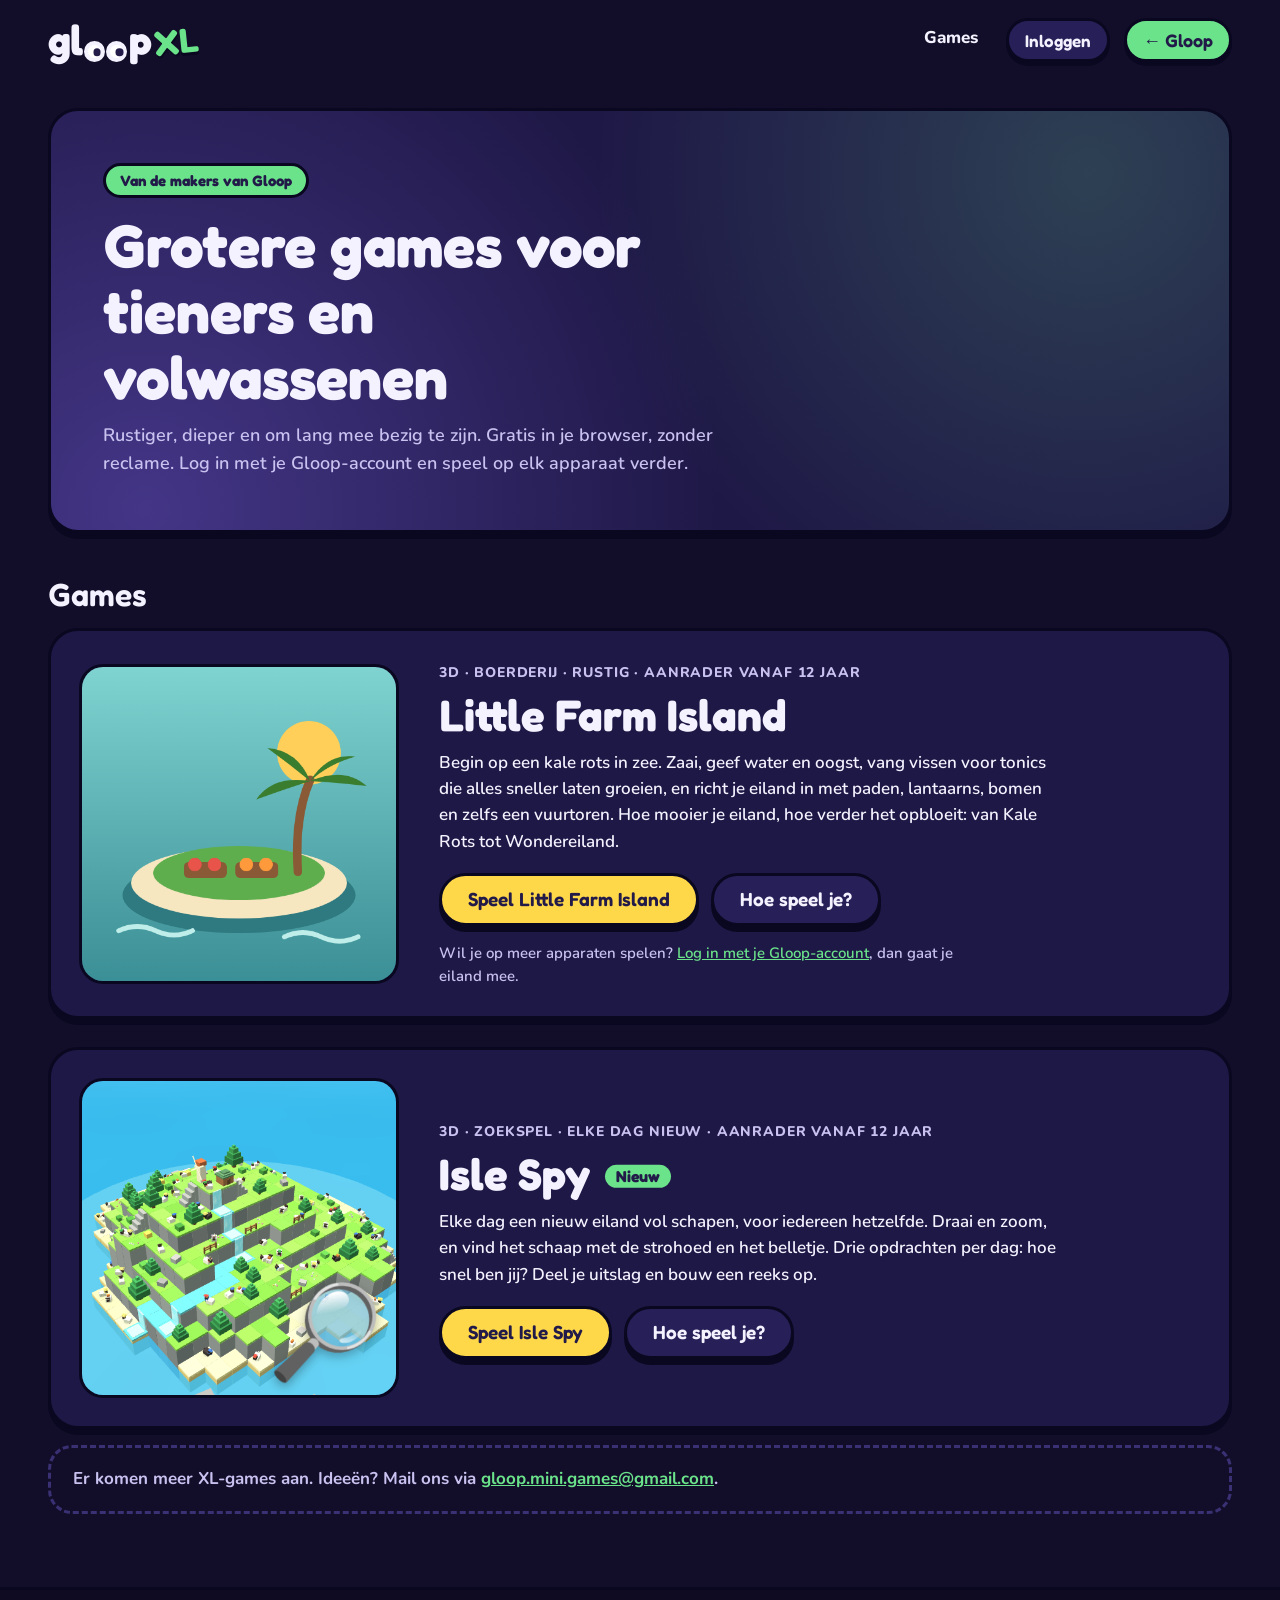
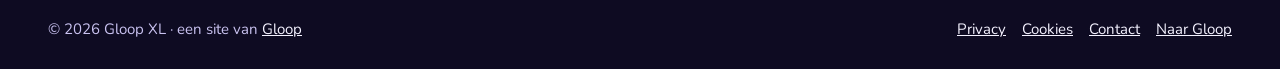
<file: index.html>
<!doctype html><html lang="nl"><head><meta charset="utf-8"><script>/* Werkt op gloop-xl.vercel.app/ én binnen Gloop op /xl/ */(function(){var b=document.createElement("base");b.href=/^\/xl(\/|$)/.test(location.pathname)?"/xl/":"/";document.head.appendChild(b);})();</script>
<meta name="viewport" content="width=device-width,initial-scale=1,viewport-fit=cover"><meta name="theme-color" content="#0E0B22">
<title>Gloop XL – grotere games voor tieners en volwassenen</title><meta name="description" content="Gloop XL: grotere, rustigere games voor tieners en volwassenen, van de makers van Gloop. Speel Little Farm Island gratis in je browser en log in met je Gloop-account.">
<link rel="manifest" href="manifest.webmanifest"><link rel="icon" href="icons/icon-192.png"><link rel="apple-touch-icon" href="icons/icon-180.png"><link rel="stylesheet" href="xl.css">
</head><body>
<a class="sr-only" href="#inhoud">Naar de inhoud</a>
<header class="top"><div class="wrap">
<a class="brand" href="./" aria-label="Gloop XL, naar de startpagina"><span class="logo-word" id="logoWord" aria-hidden="true">gl<span class="eyes"><span class="eye"><span class="pupil"></span></span><span class="eye"><span class="pupil"></span></span></span>p<span class="logo-xl">XL</span></span></a>
<nav aria-label="Hoofdmenu"><a class="navlink" href="./#games">Games</a><span class="acc" id="acc" aria-live="polite"></span><a class="hpill back-gloop" href="https://www.gloopie.nl/" data-gloop="/">← Gloop</a></nav>
</div></header>
<main id="inhoud"><div class="wrap">

<section class="hero" aria-labelledby="t">
<span class="badge">Van de makers van Gloop</span>
<h1 id="t">Grotere games voor tieners en volwassenen</h1>
<p class="lead">Rustiger, dieper en om lang mee bezig te zijn. Gratis in je browser, zonder reclame. Log in met je Gloop-account en speel op elk apparaat verder.</p>
</section>

<section class="section" id="games" aria-labelledby="gt">
<h2 id="gt">Games</h2>
<article class="game" aria-labelledby="lfi">
<a class="game-art" href="little-farm-island" tabindex="-1" aria-hidden="true"><img src="little-farm-island/icon-512.png" alt="" width="512" height="512"></a>
<div>
<span class="tag">3D · Boerderij · Rustig · aanrader vanaf 12 jaar</span>
<h3 id="lfi">Little Farm Island</h3>
<p>Begin op een kale rots in zee. Zaai, geef water en oogst, vang vissen voor tonics die alles sneller laten groeien, en richt je eiland in met paden, lantaarns, bomen en zelfs een vuurtoren. Hoe mooier je eiland, hoe verder het opbloeit: van Kale Rots tot Wondereiland.</p>
<div class="btns"><a class="btn btn-sun" href="little-farm-island">Speel Little Farm Island</a><a class="btn btn-plain" href="little-farm-island#hoe">Hoe speel je?</a></div>
<p class="note" data-if-user hidden>✅ Ingelogd als <b data-user-name></b>. Je eiland gaat mee in je Gloop-account.</p>
<p class="note" data-if-guest>Wil je op meer apparaten spelen? <a href="inloggen?terug=little-farm-island" data-login="little-farm-island">Log in met je Gloop-account</a>, dan gaat je eiland mee.</p>
</div>
</article>
<article class="game" aria-labelledby="spy">
<a class="game-art" href="isle-spy" tabindex="-1" aria-hidden="true"><img src="isle-spy/icon-512.png" alt="" width="512" height="512"></a>
<div>
<span class="tag">3D · Zoekspel · Elke dag nieuw · aanrader vanaf 12 jaar</span>
<h3 id="spy">Isle Spy <span class="new-badge">Nieuw</span></h3>
<p>Elke dag een nieuw eiland vol schapen, voor iedereen hetzelfde. Draai en zoom, en vind het schaap met de strohoed en het belletje. Drie opdrachten per dag: hoe snel ben jij? Deel je uitslag en bouw een reeks op.</p>
<div class="btns"><a class="btn btn-sun" href="isle-spy">Speel Isle Spy</a><a class="btn btn-plain" href="isle-spy#hoe">Hoe speel je?</a></div>
</div>
</article>
<p class="soon">Er komen meer XL-games aan. Ideeën? Mail ons via <a href="mailto:gloop.mini.games@gmail.com">gloop.mini.games@gmail.com</a>.</p>
</section>

</div></main>
<footer><div class="wrap"><span>© 2026 Gloop XL · een site van <a href="https://www.gloopie.nl/" data-gloop="/">Gloop</a></span>
<nav aria-label="Onderaan"><a href="privacy">Privacy</a><a href="cookies">Cookies</a><a href="mailto:gloop.mini.games@gmail.com">Contact</a><a href="https://www.gloopie.nl/" data-gloop="/">Naar Gloop</a></nav></div></footer>
<script src="xl.js"></script>
</body></html>
</file>
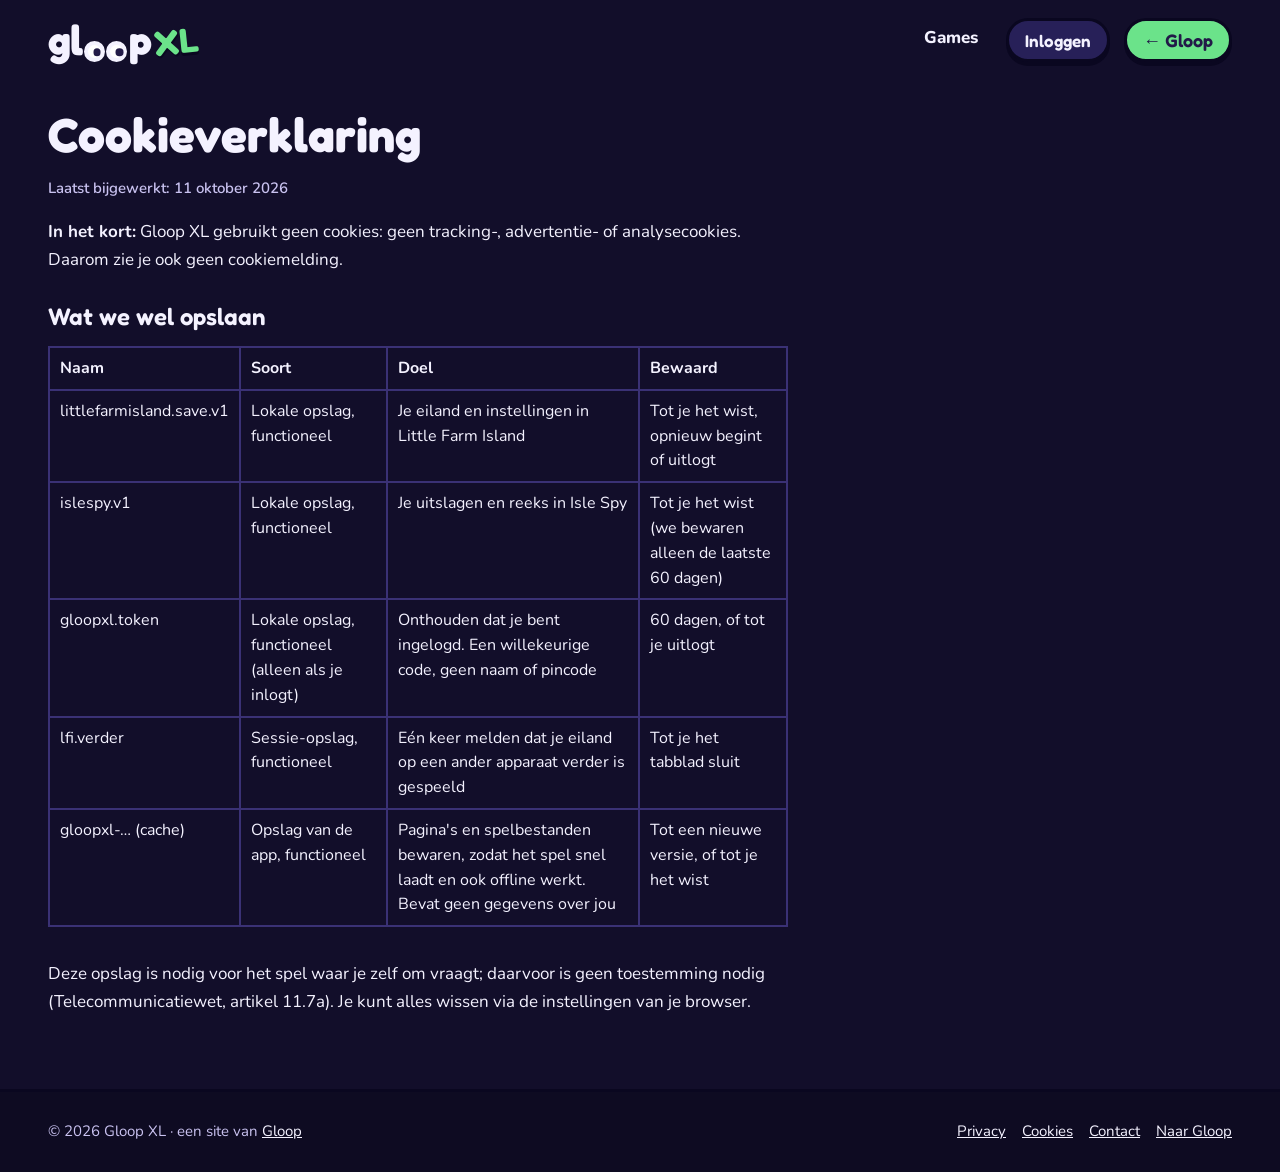
<file: cookies.html>
<!doctype html><html lang="nl"><head><meta charset="utf-8"><script>/* Werkt op gloop-xl.vercel.app/ én binnen Gloop op /xl/ */(function(){var b=document.createElement("base");b.href=/^\/xl(\/|$)/.test(location.pathname)?"/xl/":"/";document.head.appendChild(b);})();</script>
<meta name="viewport" content="width=device-width,initial-scale=1,viewport-fit=cover"><meta name="theme-color" content="#0E0B22">
<title>Cookies – Gloop XL</title><meta name="description" content="Cookieverklaring van Gloop XL.">
<link rel="manifest" href="manifest.webmanifest"><link rel="icon" href="icons/icon-192.png"><link rel="apple-touch-icon" href="icons/icon-180.png"><link rel="stylesheet" href="xl.css">
</head><body>
<a class="sr-only" href="#inhoud">Naar de inhoud</a>
<header class="top"><div class="wrap">
<a class="brand" href="./" aria-label="Gloop XL, naar de startpagina"><span class="logo-word" id="logoWord" aria-hidden="true">gl<span class="eyes"><span class="eye"><span class="pupil"></span></span><span class="eye"><span class="pupil"></span></span></span>p<span class="logo-xl">XL</span></span></a>
<nav aria-label="Hoofdmenu"><a class="navlink" href="./#games">Games</a><span class="acc" id="acc" aria-live="polite"></span><a class="hpill back-gloop" href="https://www.gloopie.nl/" data-gloop="/">← Gloop</a></nav>
</div></header>
<main id="inhoud"><div class="wrap">

<article class="prose">
<h1>Cookieverklaring</h1>
<p class="small">Laatst bijgewerkt: 11 oktober 2026</p>
<p><b>In het kort:</b> Gloop XL gebruikt geen cookies: geen tracking-, advertentie- of analysecookies. Daarom zie je ook geen cookiemelding.</p>
<h2>Wat we wel opslaan</h2>
<div class="tbl"><table>
<tr><th>Naam</th><th>Soort</th><th>Doel</th><th>Bewaard</th></tr>
<tr><td>littlefarmisland.save.v1</td><td>Lokale opslag, functioneel</td><td>Je eiland en instellingen in Little Farm Island</td><td>Tot je het wist, opnieuw begint of uitlogt</td></tr>
<tr><td>islespy.v1</td><td>Lokale opslag, functioneel</td><td>Je uitslagen en reeks in Isle Spy</td><td>Tot je het wist (we bewaren alleen de laatste 60 dagen)</td></tr>
<tr><td>gloopxl.token</td><td>Lokale opslag, functioneel (alleen als je inlogt)</td><td>Onthouden dat je bent ingelogd. Een willekeurige code, geen naam of pincode</td><td>60 dagen, of tot je uitlogt</td></tr>
<tr><td>lfi.verder</td><td>Sessie-opslag, functioneel</td><td>Eén keer melden dat je eiland op een ander apparaat verder is gespeeld</td><td>Tot je het tabblad sluit</td></tr>
<tr><td>gloopxl-… (cache)</td><td>Opslag van de app, functioneel</td><td>Pagina's en spelbestanden bewaren, zodat het spel snel laadt en ook offline werkt. Bevat geen gegevens over jou</td><td>Tot een nieuwe versie, of tot je het wist</td></tr>
</table></div>
<p>Deze opslag is nodig voor het spel waar je zelf om vraagt; daarvoor is geen toestemming nodig (Telecommunicatiewet, artikel 11.7a). Je kunt alles wissen via de instellingen van je browser.</p>
</article>
</div></main>
<footer><div class="wrap"><span>© 2026 Gloop XL · een site van <a href="https://www.gloopie.nl/" data-gloop="/">Gloop</a></span>
<nav aria-label="Onderaan"><a href="privacy">Privacy</a><a href="cookies">Cookies</a><a href="mailto:gloop.mini.games@gmail.com">Contact</a><a href="https://www.gloopie.nl/" data-gloop="/">Naar Gloop</a></nav></div></footer>
<script src="xl.js"></script>
</body></html>
</file>
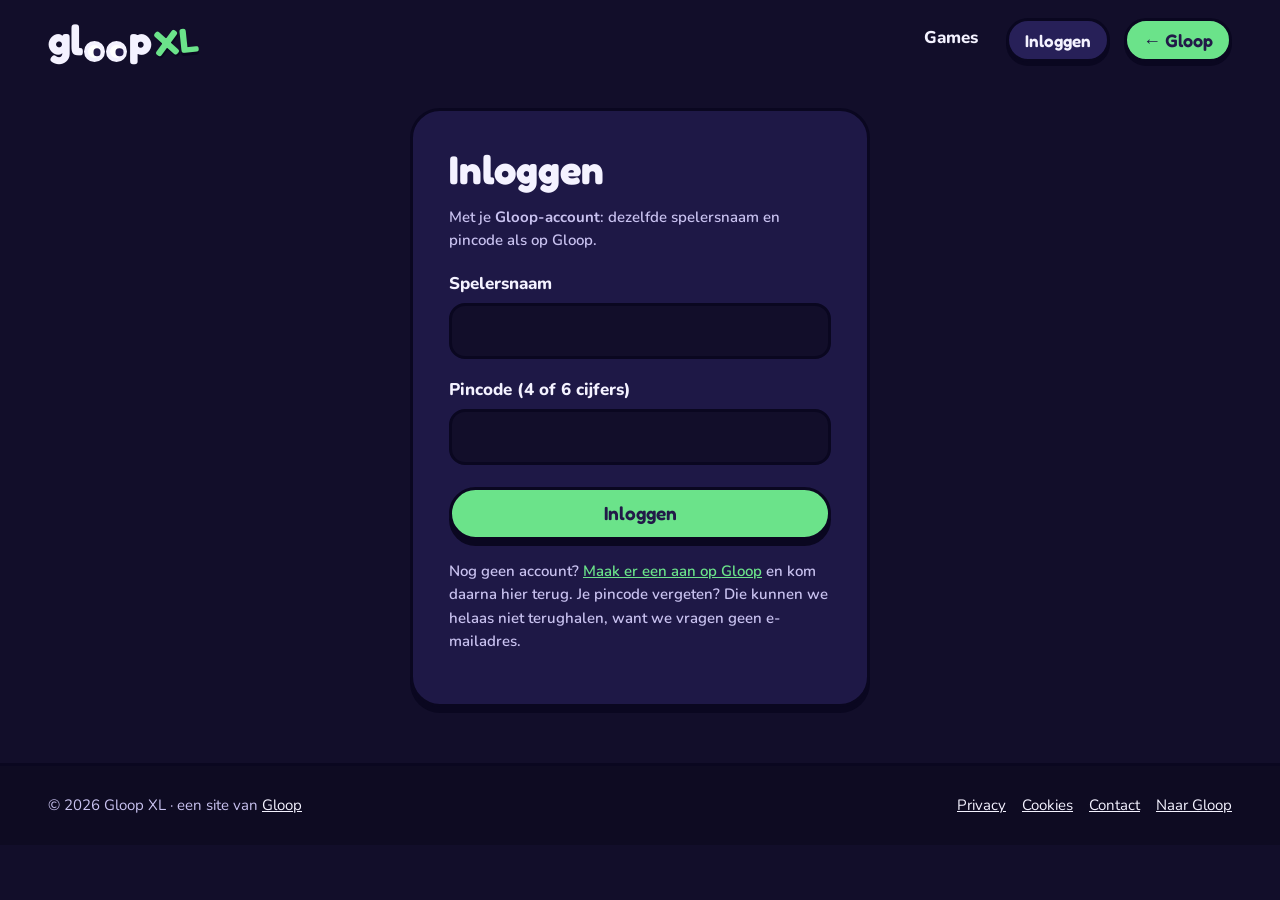
<file: inloggen.html>
<!doctype html><html lang="nl"><head><meta charset="utf-8"><script>/* Werkt op gloop-xl.vercel.app/ én binnen Gloop op /xl/ */(function(){var b=document.createElement("base");b.href=/^\/xl(\/|$)/.test(location.pathname)?"/xl/":"/";document.head.appendChild(b);})();</script>
<meta name="viewport" content="width=device-width,initial-scale=1,viewport-fit=cover"><meta name="theme-color" content="#0E0B22">
<title>Inloggen – Gloop XL</title><meta name="description" content="Log in op Gloop XL met je Gloop-account.">
<link rel="manifest" href="manifest.webmanifest"><link rel="icon" href="icons/icon-192.png"><link rel="apple-touch-icon" href="icons/icon-180.png"><link rel="stylesheet" href="xl.css">
</head><body>
<a class="sr-only" href="#inhoud">Naar de inhoud</a>
<header class="top"><div class="wrap">
<a class="brand" href="./" aria-label="Gloop XL, naar de startpagina"><span class="logo-word" id="logoWord" aria-hidden="true">gl<span class="eyes"><span class="eye"><span class="pupil"></span></span><span class="eye"><span class="pupil"></span></span></span>p<span class="logo-xl">XL</span></span></a>
<nav aria-label="Hoofdmenu"><a class="navlink" href="./#games">Games</a><span class="acc" id="acc" aria-live="polite"></span><a class="hpill back-gloop" href="https://www.gloopie.nl/" data-gloop="/">← Gloop</a></nav>
</div></header>
<main id="inhoud"><div class="wrap">

<div class="form-card">
<h1>Inloggen</h1>
<p class="small">Met je <b>Gloop-account</b>: dezelfde spelersnaam en pincode als op Gloop.</p>
<div id="already" hidden><p>Je bent al ingelogd als <b data-user-name></b>.</p><a class="btn btn-sun" id="goOn" href="./">Verder spelen</a></div>
<form id="f" novalidate>
<label for="name">Spelersnaam</label>
<input id="name" name="name" autocomplete="username" autocapitalize="off" spellcheck="false" maxlength="16" required>
<label for="pin">Pincode (4 of 6 cijfers)</label>
<input id="pin" name="pin" type="password" inputmode="numeric" pattern="[0-9]*" autocomplete="current-password" maxlength="6" required>
<p class="err" id="err" role="alert" hidden></p>
<button class="btn btn-slime" type="submit" id="go">Inloggen</button>
</form>
<p class="small" style="margin-top:20px">Nog geen account? <a href="https://www.gloopie.nl/inloggen" data-gloop="/inloggen">Maak er een aan op Gloop</a> en kom daarna hier terug. Je pincode vergeten? Die kunnen we helaas niet terughalen, want we vragen geen e-mailadres.</p>
</div>
</div></main>
<footer><div class="wrap"><span>© 2026 Gloop XL · een site van <a href="https://www.gloopie.nl/" data-gloop="/">Gloop</a></span>
<nav aria-label="Onderaan"><a href="privacy">Privacy</a><a href="cookies">Cookies</a><a href="mailto:gloop.mini.games@gmail.com">Contact</a><a href="https://www.gloopie.nl/" data-gloop="/">Naar Gloop</a></nav></div></footer>
<script src="xl.js"></script>
<script>
(()=>{const q=new URLSearchParams(location.search);const back=XL.BASE+XL.safeBack(q.get('terug'));
const f=document.getElementById('f'),err=document.getElementById('err'),go=document.getElementById('go');
document.getElementById('goOn').href=back;
XL.me().then(u=>{if(u){f.hidden=true;document.getElementById('already').hidden=false;}});
const show=m=>{err.textContent=m;err.hidden=!m;};
f.addEventListener('submit',async e=>{e.preventDefault();show('');
  const name=f.name.value.trim(),pin=f.pin.value.trim();
  if(!name)return show('Vul je spelersnaam in.');
  if(!/^(\d{4}|\d{6})$/.test(pin))return show('Vul je pincode van 4 of 6 cijfers in.');
  go.disabled=true;go.textContent='Even geduld…';
  try{await XL.login(name,pin);location.assign(back);}
  catch(x){show(x.message==='Failed to fetch'?'Geen verbinding met Gloop. Probeer het zo nog eens.':x.message);f.pin.value='';go.disabled=false;go.textContent='Inloggen';}
});})();
</script></body></html>
</file>
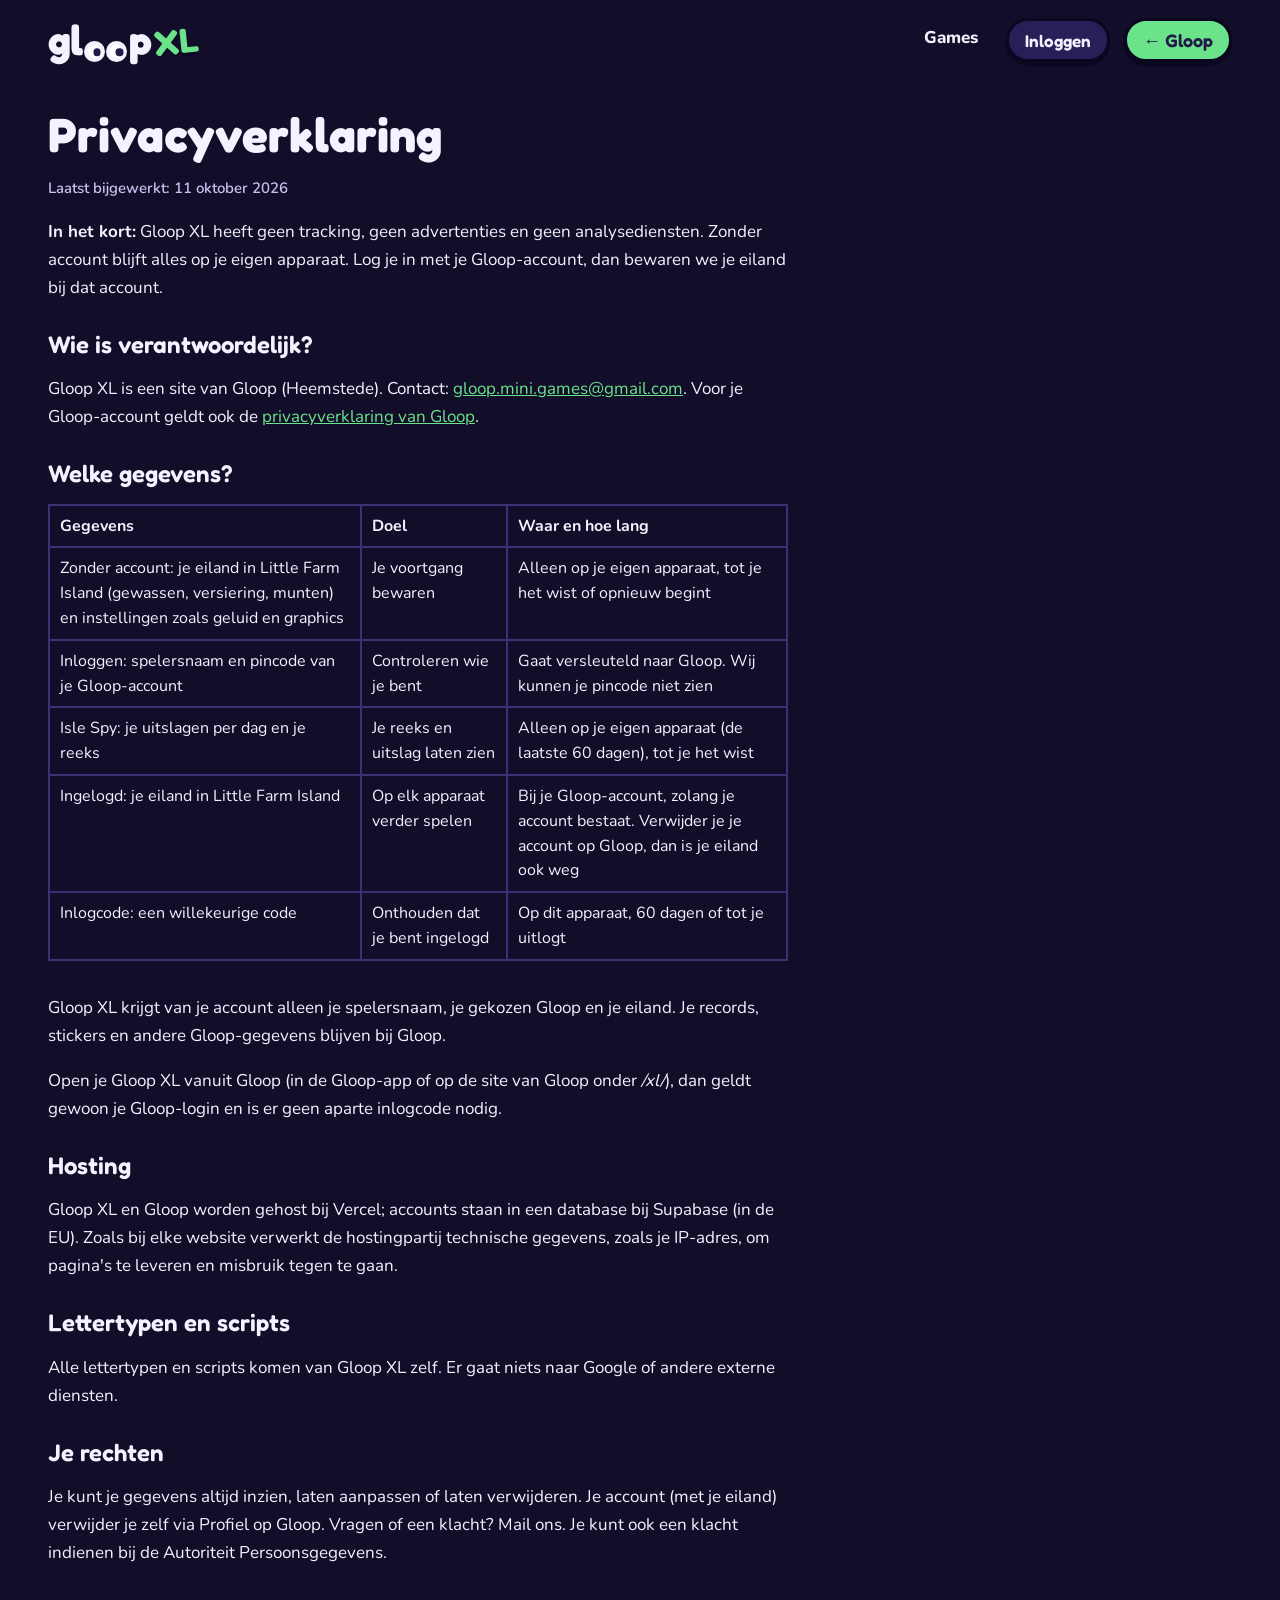
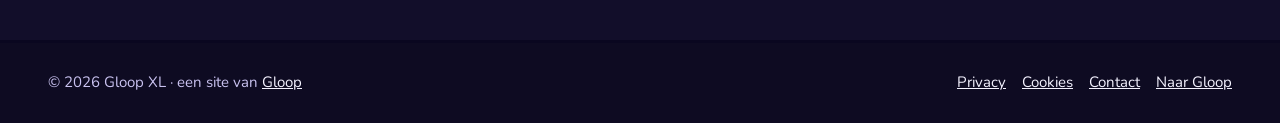
<file: privacy.html>
<!doctype html><html lang="nl"><head><meta charset="utf-8"><script>/* Werkt op gloop-xl.vercel.app/ én binnen Gloop op /xl/ */(function(){var b=document.createElement("base");b.href=/^\/xl(\/|$)/.test(location.pathname)?"/xl/":"/";document.head.appendChild(b);})();</script>
<meta name="viewport" content="width=device-width,initial-scale=1,viewport-fit=cover"><meta name="theme-color" content="#0E0B22">
<title>Privacy – Gloop XL</title><meta name="description" content="Privacyverklaring van Gloop XL.">
<link rel="manifest" href="manifest.webmanifest"><link rel="icon" href="icons/icon-192.png"><link rel="apple-touch-icon" href="icons/icon-180.png"><link rel="stylesheet" href="xl.css">
</head><body>
<a class="sr-only" href="#inhoud">Naar de inhoud</a>
<header class="top"><div class="wrap">
<a class="brand" href="./" aria-label="Gloop XL, naar de startpagina"><span class="logo-word" id="logoWord" aria-hidden="true">gl<span class="eyes"><span class="eye"><span class="pupil"></span></span><span class="eye"><span class="pupil"></span></span></span>p<span class="logo-xl">XL</span></span></a>
<nav aria-label="Hoofdmenu"><a class="navlink" href="./#games">Games</a><span class="acc" id="acc" aria-live="polite"></span><a class="hpill back-gloop" href="https://www.gloopie.nl/" data-gloop="/">← Gloop</a></nav>
</div></header>
<main id="inhoud"><div class="wrap">

<article class="prose">
<h1>Privacyverklaring</h1>
<p class="small">Laatst bijgewerkt: 11 oktober 2026</p>
<p><b>In het kort:</b> Gloop XL heeft geen tracking, geen advertenties en geen analysediensten. Zonder account blijft alles op je eigen apparaat. Log je in met je Gloop-account, dan bewaren we je eiland bij dat account.</p>
<h2>Wie is verantwoordelijk?</h2>
<p>Gloop XL is een site van Gloop (Heemstede). Contact: <a href="mailto:gloop.mini.games@gmail.com">gloop.mini.games@gmail.com</a>. Voor je Gloop-account geldt ook de <a href="https://www.gloopie.nl/privacy" data-gloop="/privacy">privacyverklaring van Gloop</a>.</p>
<h2>Welke gegevens?</h2>
<div class="tbl"><table>
<tr><th>Gegevens</th><th>Doel</th><th>Waar en hoe lang</th></tr>
<tr><td>Zonder account: je eiland in Little Farm Island (gewassen, versiering, munten) en instellingen zoals geluid en graphics</td><td>Je voortgang bewaren</td><td>Alleen op je eigen apparaat, tot je het wist of opnieuw begint</td></tr>
<tr><td>Inloggen: spelersnaam en pincode van je Gloop-account</td><td>Controleren wie je bent</td><td>Gaat versleuteld naar Gloop. Wij kunnen je pincode niet zien</td></tr>
<tr><td>Isle Spy: je uitslagen per dag en je reeks</td><td>Je reeks en uitslag laten zien</td><td>Alleen op je eigen apparaat (de laatste 60 dagen), tot je het wist</td></tr>
<tr><td>Ingelogd: je eiland in Little Farm Island</td><td>Op elk apparaat verder spelen</td><td>Bij je Gloop-account, zolang je account bestaat. Verwijder je je account op Gloop, dan is je eiland ook weg</td></tr>
<tr><td>Inlogcode: een willekeurige code</td><td>Onthouden dat je bent ingelogd</td><td>Op dit apparaat, 60 dagen of tot je uitlogt</td></tr>
</table></div>
<p>Gloop XL krijgt van je account alleen je spelersnaam, je gekozen Gloop en je eiland. Je records, stickers en andere Gloop-gegevens blijven bij Gloop.</p>
<p>Open je Gloop XL vanuit Gloop (in de Gloop-app of op de site van Gloop onder <i>/xl/</i>), dan geldt gewoon je Gloop-login en is er geen aparte inlogcode nodig.</p>
<h2>Hosting</h2>
<p>Gloop XL en Gloop worden gehost bij Vercel; accounts staan in een database bij Supabase (in de EU). Zoals bij elke website verwerkt de hostingpartij technische gegevens, zoals je IP-adres, om pagina's te leveren en misbruik tegen te gaan.</p>
<h2>Lettertypen en scripts</h2>
<p>Alle lettertypen en scripts komen van Gloop XL zelf. Er gaat niets naar Google of andere externe diensten.</p>
<h2>Je rechten</h2>
<p>Je kunt je gegevens altijd inzien, laten aanpassen of laten verwijderen. Je account (met je eiland) verwijder je zelf via Profiel op Gloop. Vragen of een klacht? Mail ons. Je kunt ook een klacht indienen bij de Autoriteit Persoonsgegevens.</p>
</article>
</div></main>
<footer><div class="wrap"><span>© 2026 Gloop XL · een site van <a href="https://www.gloopie.nl/" data-gloop="/">Gloop</a></span>
<nav aria-label="Onderaan"><a href="privacy">Privacy</a><a href="cookies">Cookies</a><a href="mailto:gloop.mini.games@gmail.com">Contact</a><a href="https://www.gloopie.nl/" data-gloop="/">Naar Gloop</a></nav></div></footer>
<script src="xl.js"></script>
</body></html>
</file>
<file: xl.css>
/* Gloop XL – zelfde stickerstijl als Gloop, maar donker en rustiger. */
@font-face{font-family:"Fredoka";font-weight:500;font-display:swap;src:url(fonts/fredoka-latin-500-normal.woff2) format("woff2")}
@font-face{font-family:"Fredoka";font-weight:600;font-display:swap;src:url(fonts/fredoka-latin-600-normal.woff2) format("woff2")}
@font-face{font-family:"Fredoka";font-weight:700;font-display:swap;src:url(fonts/fredoka-latin-700-normal.woff2) format("woff2")}
@font-face{font-family:"Nunito";font-weight:400;font-display:swap;src:url(fonts/nunito-latin-400-normal.woff2) format("woff2")}
@font-face{font-family:"Nunito";font-weight:600;font-display:swap;src:url(fonts/nunito-latin-600-normal.woff2) format("woff2")}
@font-face{font-family:"Nunito";font-weight:700;font-display:swap;src:url(fonts/nunito-latin-700-normal.woff2) format("woff2")}
@font-face{font-family:"Nunito";font-weight:800;font-display:swap;src:url(fonts/nunito-latin-800-normal.woff2) format("woff2")}
:root{--bg:#120E2A;--surface:#1E1846;--surface2:#272058;--text:#F4F2FF;--muted:#C9C2F0;--line:#0A0720;--slime:#6BE38A;--grape:#8B6CFF;--sun:#FFD84A;--pink:#FF7AC6}
*{box-sizing:border-box}
html{scroll-behavior:smooth}
body{margin:0;background:var(--bg);color:var(--text);font-family:"Nunito",system-ui,sans-serif;font-size:17px;line-height:1.55;-webkit-font-smoothing:antialiased}
h1,h2,h3{font-family:"Fredoka","Nunito",system-ui,sans-serif;line-height:1.1;margin:0}
a{color:var(--slime)}
:focus-visible{outline:3px solid var(--sun);outline-offset:3px;border-radius:8px}
/* Zelfde breedte en marges als Gloop, zodat overstappen naar XL en terug rustig voelt */
.wrap{max-width:1280px;margin:0 auto;padding:0 clamp(16px,4vw,48px)}
.sr-only{position:absolute;width:1px;height:1px;overflow:hidden;clip:rect(0 0 0 0);white-space:nowrap}

/* kop */
/* Kop: zelfde opbouw en maten als Gloop (logo links; menu, naam en knop rechts) */
.top{background:var(--bg)}
.top .wrap{display:flex;align-items:center;gap:14px;min-height:80px;flex-wrap:wrap;padding-top:6px;padding-bottom:6px}
.brand{display:flex;align-items:center;gap:10px;color:#fff;text-decoration:none;font:700 22px/1 "Fredoka",sans-serif;margin-right:auto}
/* Logo: hetzelfde als Gloop (ogen volgen je muis), met XL erachter in slijmgroen */
.logo-word{font-family:"Fredoka",system-ui,sans-serif;font-weight:700;font-size:42px;line-height:1;letter-spacing:-.02em;display:inline-flex;align-items:baseline;color:var(--text)}
.eyes{display:inline-flex;gap:.03em;margin:0 .03em -.01em .04em}
.eye{width:.5em;height:.5em;border:.1em solid var(--text);border-radius:50%;background:#fff;display:flex;align-items:center;justify-content:center}
.pupil{width:.18em;height:.18em;border-radius:50%;background:#221A48;transform:translate(var(--px,.06em),var(--py,.03em));transition:transform .12s ease-out}
.logo-xl{margin-left:.14em;font-size:.82em;color:var(--slime);text-shadow:0 .07em 0 #0A0720;transform:rotate(-6deg) translateY(-.04em);display:inline-block;letter-spacing:0}
.top nav{display:flex;gap:14px;align-items:center;flex-wrap:wrap}
.top nav>a.navlink{color:var(--text);text-decoration:none;font-weight:800;font-size:17px;padding:8px 2px;border-bottom:3px solid transparent;margin-right:12px}
.top nav>a.navlink:hover{border-color:var(--muted)}
/* knoppen in de kop: zelfde vorm als bij Gloop */
.hpill{display:inline-flex;align-items:center;gap:6px;min-height:44px;padding:0 16px;border:3px solid var(--line);border-radius:999px;font:600 17px/1 "Fredoka",sans-serif;text-decoration:none;cursor:pointer;box-shadow:0 4px 0 var(--line);white-space:nowrap}
.hpill:active{transform:translateY(3px);box-shadow:0 1px 0 var(--line)}
.back-gloop{background:var(--slime);color:#221A48!important;font-size:18px}
.acc{position:relative;display:flex;align-items:center;min-width:0;max-width:16em}
.acc .hpill{background:var(--surface2);color:var(--text);max-width:100%;min-width:0}
.acc .hpill b{overflow:hidden;text-overflow:ellipsis;font-weight:600}
.acc-menu{position:absolute;right:0;top:calc(100% + 10px);z-index:30;min-width:220px;background:var(--surface);border:3px solid var(--line);border-radius:18px;box-shadow:0 6px 0 var(--line);padding:8px;display:flex;flex-direction:column;gap:2px}
.acc-menu a,.acc-menu button{display:block;text-align:left;font:700 16px/1.2 "Nunito",sans-serif;color:var(--text);background:none;border:0;border-radius:12px;padding:10px 12px;text-decoration:none;cursor:pointer}
.acc-menu a:hover,.acc-menu button:hover{background:var(--surface2)}

/* knoppen */
.btn{display:inline-flex;align-items:center;justify-content:center;gap:8px;font:600 19px/1.1 "Fredoka",sans-serif;text-decoration:none;border:3px solid var(--line);border-radius:999px;padding:13px 26px;min-height:52px;cursor:pointer;box-shadow:0 6px 0 var(--line);transition:transform .1s}
.btn:hover{transform:translateY(-2px)}
.btn:active{transform:translateY(4px);box-shadow:0 2px 0 var(--line)}
.btn-sun{background:var(--sun);color:#221A48}
.btn-slime{background:var(--slime);color:#221A48}
.btn-plain{background:var(--surface2);color:var(--text)}
.btn[disabled]{opacity:.6;cursor:default;transform:none}

/* blokken */
main{padding:28px 0 56px}
.hero{background:var(--surface);border:3px solid var(--line);border-radius:30px;box-shadow:0 6px 0 var(--line);padding:clamp(24px,5vw,52px);background-image:radial-gradient(circle at 88% 15%,rgba(107,227,138,.2),transparent 45%),radial-gradient(circle at 8% 95%,rgba(139,108,255,.35),transparent 50%)}
.badge{display:inline-block;font:700 15px/1 "Fredoka",sans-serif;background:var(--slime);color:#221A48;border:3px solid var(--line);border-radius:999px;padding:7px 14px;margin-bottom:14px}
.hero h1{font-size:clamp(34px,6vw,60px);max-width:16ch}
.lead{color:var(--muted);font-weight:600;font-size:18px;margin:12px 0 0;max-width:60ch}
.section{margin-top:44px}
.section>h2{font-size:clamp(24px,3vw,32px);font-weight:600;margin-bottom:16px}
.game{display:grid;grid-template-columns:minmax(0,320px) 1fr;gap:clamp(18px,4vw,40px);align-items:center;background:var(--surface);border:3px solid var(--line);border-radius:30px;box-shadow:0 6px 0 var(--line);padding:clamp(16px,3vw,28px)}
.game-art{display:block;border:3px solid var(--line);border-radius:24px;overflow:hidden;aspect-ratio:1}
.game-art img{display:block;width:100%;height:100%}
.tag{font-weight:800;font-size:14px;color:var(--muted);text-transform:uppercase;letter-spacing:.06em}
.game h3{font-size:clamp(28px,4vw,44px);font-weight:700;margin:6px 0 10px}
.game+.game{margin-top:clamp(18px,3vw,28px)}
.new-badge{display:inline-block;vertical-align:middle;font-size:.36em;background:#6BE38A;color:#221A48;border-radius:999px;padding:.2em .7em;margin-left:.3em;transform:translateY(-.2em)}
.game p{margin:0 0 18px;font-weight:600;max-width:62ch}
.note{margin:16px 0 0!important;font-size:15px;color:var(--muted)}
.soon{margin-top:16px;border:3px dashed #3a3175;border-radius:24px;padding:18px 22px;color:var(--muted);font-weight:700}
.grid{display:grid;grid-template-columns:repeat(auto-fit,minmax(240px,1fr));gap:16px}
.card{background:var(--surface);border:3px solid var(--line);border-radius:24px;box-shadow:0 6px 0 var(--line);padding:18px 20px}
.card h3{font-size:20px;font-weight:600;margin:0 0 8px}
.card ul{margin:0;padding-left:20px}.card li{margin-bottom:6px}.card p{margin:0}
@media (max-width:720px){.game{grid-template-columns:1fr}.game-art{max-width:240px;margin:0 auto;width:100%}}

/* formulier */
.form-card{max-width:460px;margin:0 auto;background:var(--surface);border:3px solid var(--line);border-radius:30px;box-shadow:0 6px 0 var(--line);padding:clamp(20px,4vw,36px)}
.form-card h1{font-size:clamp(30px,5vw,40px);margin-bottom:8px}
label{display:block;font-weight:800;margin:18px 0 6px}
input{width:100%;font:700 19px "Nunito",sans-serif;color:var(--text);background:var(--bg);border:3px solid var(--line);border-radius:16px;padding:12px 14px;min-height:52px}
input:focus{outline:3px solid var(--sun);outline-offset:2px}
.err{color:#FFB3B3;font-weight:800;margin:14px 0 0}
.form-card .btn{width:100%;margin-top:22px}
.small{font-size:15px;color:var(--muted);font-weight:600}

/* teksten */
.prose{max-width:74ch}
.prose h1{font-size:clamp(32px,5vw,48px);margin-bottom:8px}
.prose h2{font-size:24px;font-weight:600;margin:30px 0 8px}
.prose p,.prose li{line-height:1.65}
.prose table{width:100%;border-collapse:collapse;margin:8px 0 16px;font-size:16px}
.prose th,.prose td{text-align:left;vertical-align:top;border:2px solid #3a3175;padding:8px 10px}
.tbl{overflow-x:auto}

/* voet */
footer{border-top:3px solid var(--line);background:#0E0B22;padding:28px 0;color:var(--muted);font-size:15px}
footer .wrap{display:flex;flex-wrap:wrap;gap:10px 24px;justify-content:space-between;align-items:center}
footer a{color:var(--text)}
footer nav{display:flex;gap:16px;flex-wrap:wrap}

/* iPhone (ook binnen de Gloop-app): niet onder de statusbalk of de thuisbalk */
.top{padding-top:env(safe-area-inset-top,0px)}
footer{padding-bottom:calc(28px + env(safe-area-inset-bottom,0px))}

/* Telefoon: kop op één regel, compacter */
@media (max-width:600px){
  .top .wrap{flex-wrap:nowrap;gap:10px;min-height:72px}
  .brand{font-size:19px;gap:8px;flex-shrink:0}
  .logo-word{font-size:34px}
  .top nav{gap:8px;flex-wrap:nowrap;min-width:0}
  .top nav>a.navlink{display:none}
  .acc{max-width:9.5em}
  .acc .hpill{padding:0 12px;font-size:15px}
  .back-gloop{padding:0 12px;font-size:16px;flex-shrink:0}
  main{padding:18px 0 40px}
  .hero{padding:22px 20px;border-radius:26px}
  .hero h1{font-size:31px}
  .lead{font-size:16px}
  .badge{font-size:13px;margin-bottom:10px}
  .section{margin-top:32px}
  .game{border-radius:26px}
  .game-art{max-width:200px}
}

/* ---------- Spelpagina (zoals de minigames van Gloop) ---------- */
.btns{display:flex;gap:12px;flex-wrap:wrap}
.back-link{display:inline-flex;align-items:center;gap:6px;font-weight:800;text-decoration:none;color:var(--text);min-height:44px}
.back-link:hover{color:var(--slime)}
.gtitle{display:flex;align-items:center;gap:14px;margin:4px 0 18px}
.gtitle img{width:64px;height:64px;border:3px solid var(--line);border-radius:18px;flex-shrink:0}
.gtitle h1{font-size:clamp(30px,4.5vw,46px)}
.gtitle .tag{margin:4px 0 0;font-size:13px}
.gframe{border:3px solid var(--line);border-radius:28px;box-shadow:0 6px 0 var(--line);overflow:hidden;background:var(--surface)}
.gbar{display:flex;align-items:center;gap:12px;padding:10px 12px 10px 18px;border-bottom:3px solid var(--line);background:var(--surface2);min-height:60px}
.gstatus{flex:1;min-width:0;font-weight:700;font-size:15px;color:var(--muted)}
.gstatus b{color:var(--text)}
.gbtn{flex-shrink:0;display:inline-flex;align-items:center;gap:6px;font:600 16px/1 "Fredoka",sans-serif;color:#221A48;background:var(--slime);border:3px solid var(--line);border-radius:999px;padding:9px 16px;min-height:44px;cursor:pointer;box-shadow:0 3px 0 var(--line)}
.gbtn-plain{background:var(--surface);color:var(--text);text-decoration:none}
.gbtn:active{transform:translateY(2px);box-shadow:0 1px 0 var(--line)}
.stage{position:relative;height:clamp(440px,calc(100vh - 100px),780px);background:#3b8f96}
.stage iframe{display:block;width:100%;height:100%;border:0}
.stage:fullscreen{height:100%}
.stage:-webkit-full-screen{height:100%}
.hint{margin:12px 4px 0}
@media (max-width:600px){
  .gtitle img{width:52px;height:52px;border-radius:14px}
  .gbar{padding:8px 8px 8px 14px;min-height:54px}
  .gstatus{font-size:13px}
  .gbtn{font-size:14px;padding:8px 11px}
  .gbar{gap:8px}
  #full .full-l{display:none}
  .stage{height:max(440px,calc(100svh - 84px))}
  .gframe{border-radius:22px;margin:0 -6px}
}
.ini{display:inline-grid;place-items:center;width:26px;height:26px;border-radius:999px;background:var(--slime);color:#221A48;font:700 14px/1 "Fredoka",sans-serif;flex:none}
.acc .hpill:not(button){background:var(--surface2)}
.acc-menu[hidden]{display:none}
</file>
